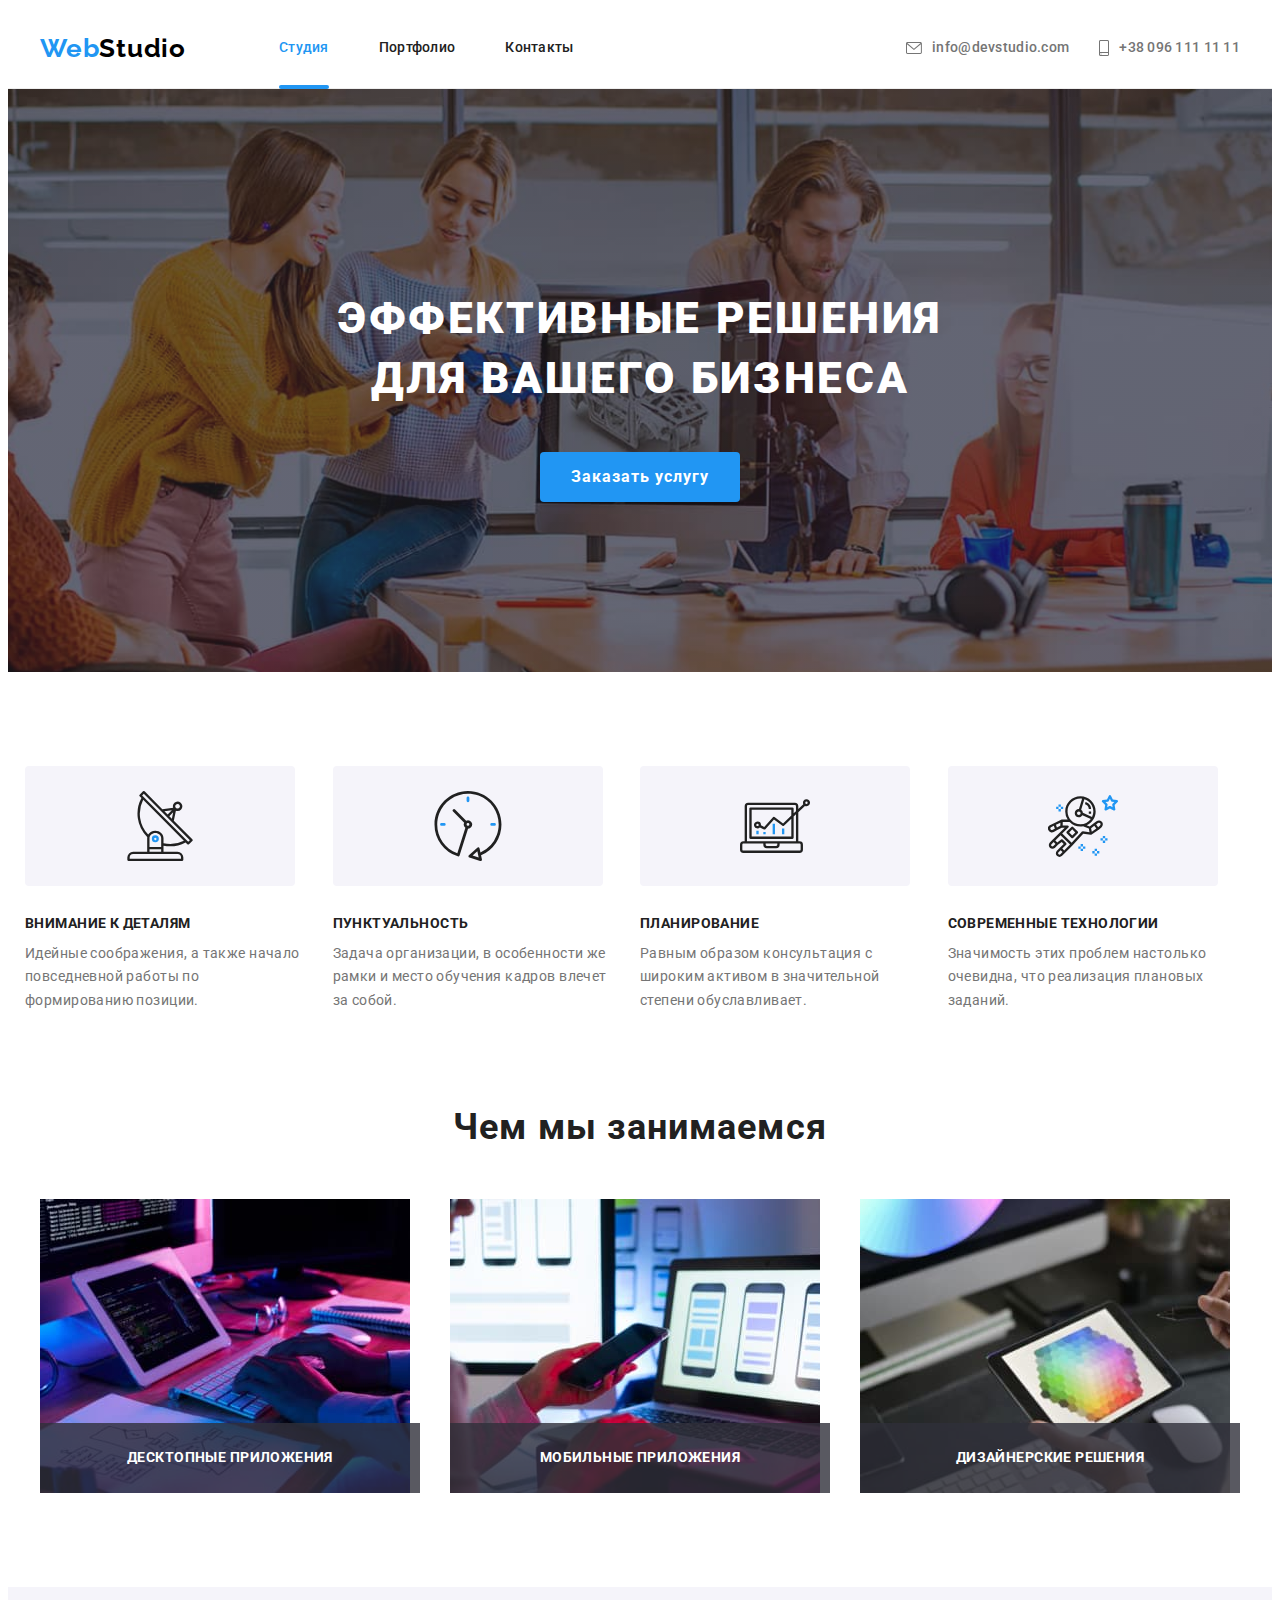
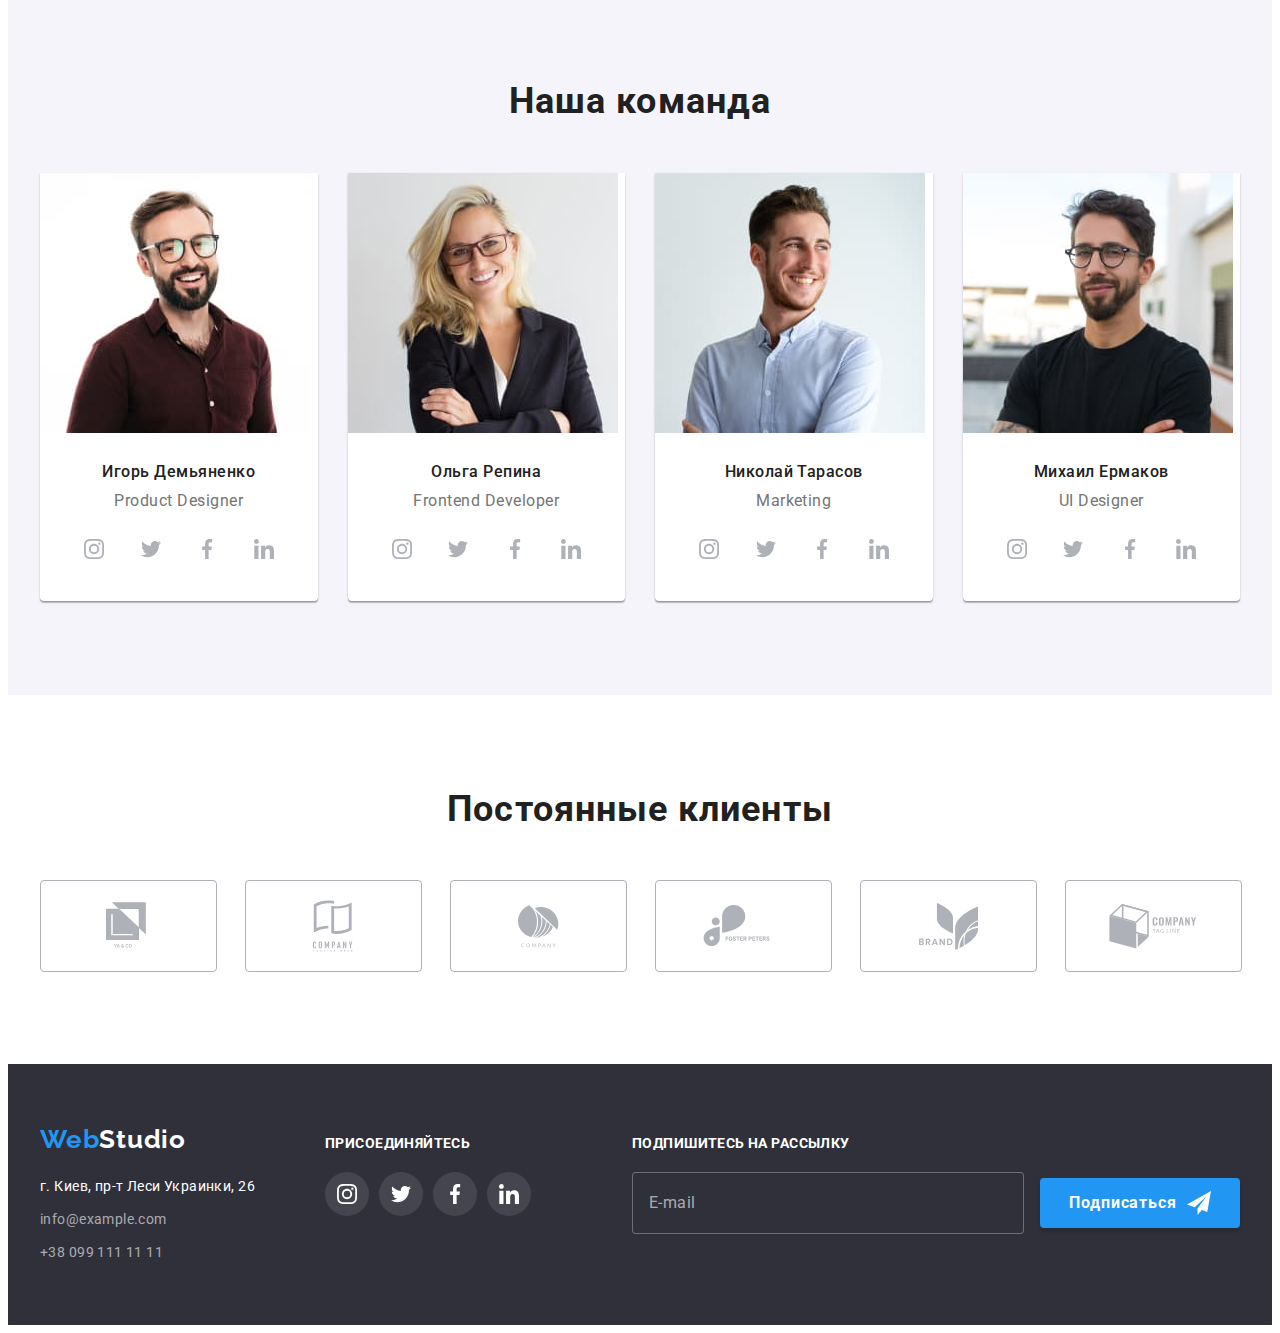
<file: index.html>
<!DOCTYPE html>
<html lang="ru">
<head>
    <meta charset="UTF-8">
    <meta http-equiv="X-UA-Compatible" content="IE=edge">
    <meta name="viewport" content="width=device-width, initial-scale=1.0">
    <title>Веб Студия</title>
    <link rel="stylesheet" href="https://cdnjs.cloudflare.com/ajax/libs/modern-normalize/1.0.0/modern-normalize.min.css"
        integrity="sha512-ISS7cAi1PEhQ8jnbJpJZMd29NlhNj4AWYyLOSp2CE/CsHxTCu+r+t0D2yoJudVrd0/8fTVPUVDzY5Tvli75u/g=="
        crossorigin="anonymous" />
    <link rel="preconnect" href="https://fonts.gstatic.com">
    <link href="https://fonts.googleapis.com/css2?family=Raleway:wght@700&family=Roboto:wght@400;500;700;900&display=swap"
        rel="stylesheet">
    <link rel="stylesheet" href="./css/styles.css">
</head>

<body>

<!-- Шапка! -->

    <header class="header">
        <div class="container">
            <nav class="site-nav">
                <a class="logo logo--light-theme link" href="#" target="_blank" rel="noopener noreferrer" lang="en"
                    aria-label="Web Studio">
                    <span class="logo__text">Web</span>Studio</a>
                <ul class="nav-menu list">
                    <li class="nav-menu__item">
                        <a class="nav-menu__link link  nav-menu__link--current" href="./index.html">Студия</a>
                    </li>
                    <li class="nav-menu__item">
                        <a class="nav-menu__link link" href="./portfolio.html">Портфолио</a>
                    </li>
                    <li class="nav-menu__item">
                        <a class="nav-menu__link link" href="#">Контакты</a>
                    </li>
                </ul>
            </nav>

            <ul class="contacts list">
                <li class="contacts__item">
                    <a class="contacts__link link" href="mailto:info@devstudio.com">
                        <svg class="contacts__icon" width="16" height="12">
                            <use href="./images/icons.svg#icon-envelope"></use>
                        </svg>
                        <span>info@devstudio.com</span>
                    </a>
                </li>
                <li class="contacts__item">
                    <a class="contacts__link link" href="tel:+380961111111">
                        <svg class="contacts__icon" width="10" height="16">
                            <use href="./images/icons.svg#icon-smartphone"></use>
                        </svg>
                        <span>+38 096 111 11 11</span>
                    </a>
                </li>
            </ul>
        </div>
    </header>


    <main>

        <!-- Герой!  -->

        <section class="hero">
            <div class="container">
                <div class="hero__wrapper">
                    <h1 class="hero__title">Эффективные решения для вашего бизнеса</h1>
                    <button class="button" type="button" data-modal-open>Заказать услугу</button>
                </div>
            </div>
        </section>


        <!-- Особенности! -->

        <section class="features section">
            <div class="container">
                <h2 class="visually-hidden">Наши Особенности</h2>
                <ul class="features list">
                    <li class="features__item">
                        <div class="features__thumb">
                            <svg width="70" height="70">
                                <use href="./images/icons.svg#icon-antenna"></use>
                            </svg>
                        </div>
                        <h3 class="features__title">Внимание к деталям</h3>
                        <p class="features__desc">Идейные соображения, а также начало повседневной работы по формированию позиции.</p>
                    </li>
                    <li class="features__item">
                        <div class="features__thumb">
                            <svg width="70" height="70">
                                <use href="./images/icons.svg#icon-clock"></use>
                            </svg>
                        </div>
                        <h3 class="features__title">Пунктуальность</h3>
                        <p class="features__desc">Задача организации, в особенности же рамки и место обучения кадров влечет за собой.</p>
                    </li>
                    <li class="features__item">
                        <div class="features__thumb">
                            <svg width="70" height="70">
                                <use href="./images/icons.svg#icon-diagram"></use>
                            </svg>
                        </div>
                        <h3 class="features__title">Планирование</h3>
                        <p class="features__desc">Равным образом консультация с широким активом в значительной степени обуславливает.</p>
                    </li>
                    <li class="features__item">
                        <div class="features__thumb">
                            <svg width="70" height="70">
                                <use href="./images/icons.svg#icon-astronaut"></use>
                            </svg>
                        </div>
                        <h3 class="features__title">Современные технологии</h3>
                        <p class="features__desc">Значимость этих проблем настолько очевидна, что реализация плановых заданий.</p>
                    </li>
                </ul>
            </div>
        </section>

        <!-- Галерея студии! -->

        <section class="services section">
            <div class="container">
                <h2 class="section-title">Чем мы занимаемся</h2>
                <ul class="gallery list">
                    <li class="gallery__item">
                        <div class="gallery__thumb">
                            <img 
                                class="gallery__img"
                                src="./images/main/main-studio/work-process-01.jpg" 
                                alt="Сотрудник пишет код"
                                width="370"
                                height="294">
                            <p class="gallery__overlay">Десктопные приложения</p>
                        </div>
                    </li>
                    <li class="gallery__item">
                        <div class="gallery__thumb">
                            <img 
                                class="gallery__img"
                                src="./images/main/main-studio/work-process-02.jpg" 
                                alt="Сотрудник адаптирует сайт под мобильные устройства" 
                                width="370"
                                height="294">
                            <p class="gallery__overlay">Мобильные приложения</p>
                        </div>
                    </li>
                    <li class="gallery__item">
                        <div class="gallery__thumb">
                            <img 
                                class="gallery__img"
                                src="./images/main/main-studio/work-process-03.jpg" 
                                alt="Дизайнер работает с палитрой" 
                                width="370"
                                height="294">
                            <p class="gallery__overlay">Дизайнерские решения</p>
                        </div>
                    </li>
                </ul>
            </div>
        </section>

        <!-- Сотрудники! -->

        <section class="employees section">
            <div class="container">
                <h2 class="section-title">Наша команда</h2>
                <ul class="team list">
                    <li class="team-member">
                        <img 
                            class="team-member__img"
                            src="./images/main/main-employees/employee-01.jpg" 
                            alt="Игорь Демьяненко"
                            width="270"
                            height="260">
                        <div class="team-member__wrapper">    
                            <h3 class="team-member__name">Игорь Демьяненко</h3>
                            <p class="team-member__position" lang="en">Product Designer</p>
                            <ul class="social list">
                                <li class="social__item">
                                    <a class="social__link" href="#" target="_blank" aria-label="Instagram">
                                        <svg class="social__icon" width="20" height="20">
                                            <use href="./images/icons.svg#icon-instagram"></use>
                                        </svg>
                                    </a>
                                </li>
                                <li class="social__item">
                                    <a class="social__link" href="#" target="_blank" aria-label="Twitter">
                                        <svg class="social__icon" width="20" height="20">
                                            <use href="./images/icons.svg#icon-twitter"></use>
                                        </svg>
                                    </a>
                                </li>
                                <li class="social__item">
                                    <a class="social__link" href="#" target="_blank" aria-label="Facebook">
                                        <svg class="social__icon" width="20" height="20">
                                            <use href="./images/icons.svg#icon-facebook"></use>
                                        </svg>
                                    </a>
                                </li>
                                <li class="social__item">
                                    <a class="social__link" href="#" target="_blank" aria-label="Linkedin">
                                        <svg class="social__icon" width="20" height="20">
                                            <use href="./images/icons.svg#icon-linkedin"></use>
                                        </svg>
                                    </a>
                                </li>
                            </ul>
                        </div>
                    </li>

                    <li class="team-member">
                        <img 
                            class="team-member__img"
                            src="./images/main/main-employees/employee-02.jpg" 
                            alt="Ольга Репина" 
                            width="270"
                            height="260">
                        <div class="team-member__wrapper">
                            <h3 class="team-member__name">Ольга Репина</h3>
                            <p class="team-member__position" lang="en">Frontend Developer</p>
                            <ul class="social list">
                                <li class="social__item">
                                    <a class="social__link" href="#" target="_blank" aria-label="Instagram">
                                        <svg class="social__icon" width="20" height="20">
                                            <use href="./images/icons.svg#icon-instagram"></use>
                                        </svg>
                                    </a>
                                </li>
                                <li class="social__item">
                                    <a class="social__link" href="#" target="_blank" aria-label="Twitter">
                                        <svg class="social__icon" width="20" height="20">
                                            <use href="./images/icons.svg#icon-twitter"></use>
                                        </svg>
                                    </a>
                                </li>
                                <li class="social__item">
                                    <a class="social__link" href="#" target="_blank" aria-label="Facebook">
                                        <svg class="social__icon" width="20" height="20">
                                            <use href="./images/icons.svg#icon-facebook"></use>
                                        </svg>
                                    </a>
                                </li>
                                <li class="social__item">
                                    <a class="social__link" href="#" target="_blank" aria-label="Linkedin">
                                        <svg class="social__icon" width="20" height="20">
                                            <use href="./images/icons.svg#icon-linkedin"></use>
                                        </svg>
                                    </a>
                                </li>
                            </ul>
                        </div>
                    </li>

                    <li class="team-member">
                        <img 
                            class="team-member__img"
                            src="./images/main/main-employees/employee-03.jpg" 
                            alt="Николай Тарасов" 
                            width="270"
                            height="260">
                        <div class="team-member__wrapper">
                            <h3 class="team-member__name">Николай Тарасов</h3>
                            <p class="team-member__position" lang="en">Marketing</p>
                            <ul class="social list">
                                <li class="social__item">
                                    <a class="social__link" href="#" target="_blank" aria-label="Instagram">
                                        <svg class="social__icon" width="20" height="20">
                                            <use href="./images/icons.svg#icon-instagram"></use>
                                        </svg>
                                    </a>
                                </li>
                                <li class="social__item">
                                    <a class="social__link" href="#" target="_blank" aria-label="Twitter">
                                        <svg class="social__icon" width="20" height="20">
                                            <use href="./images/icons.svg#icon-twitter"></use>
                                        </svg>
                                    </a>
                                </li>
                                <li class="social__item">
                                    <a class="social__link" href="#" target="_blank" aria-label="Facebook">
                                        <svg class="social__icon" width="20" height="20">
                                            <use href="./images/icons.svg#icon-facebook"></use>
                                        </svg>
                                    </a>
                                </li>
                                <li class="social__item">
                                    <a class="social__link" href="#" target="_blank" aria-label="Linkedin">
                                        <svg class="social__icon" width="20" height="20">
                                            <use href="./images/icons.svg#icon-linkedin"></use>
                                        </svg>
                                    </a>
                                </li>
                            </ul>
                        </div>
                    </li>

                    <li class="team-member">
                        <img 
                            class="team-member__img"
                            src="./images/main/main-employees/employee-04.jpg" 
                            alt="Михаил Ермаков" 
                            width="270"
                            height="260">
                        <div class="team-member__wrapper">
                            <h3 class="team-member__name">Михаил Ермаков</h3>
                            <p class="team-member__position" lang="en">UI Designer</p>
                            <ul class="social list">
                                <li class="social__item">
                                    <a class="social__link" href="#" target="_blank" aria-label="Instagram">
                                        <svg class="social__icon" width="20" height="20">
                                            <use href="./images/icons.svg#icon-instagram"></use>
                                        </svg>
                                    </a>
                                </li>
                                <li class="social__item">
                                    <a class="social__link" href="#" target="_blank" aria-label="Twitter">
                                        <svg class="social__icon" width="20" height="20">
                                            <use href="./images/icons.svg#icon-twitter"></use>
                                        </svg>
                                    </a>
                                </li>
                                <li class="social__item">
                                    <a class="social__link" href="#" target="_blank" aria-label="Facebook">
                                        <svg class="social__icon" width="20" height="20">
                                            <use href="./images/icons.svg#icon-facebook"></use>
                                        </svg>
                                    </a>
                                </li>
                                <li class="social__item">
                                    <a class="social__link" href="#" target="_blank" aria-label="Linkedin">
                                        <svg class="social__icon" width="20" height="20">
                                            <use href="./images/icons.svg#icon-linkedin"></use>
                                        </svg>
                                    </a>
                                </li>
                            </ul>
                        </div>
                    </li>
                </ul>
            </div>
        </section>


        <!-- Клиенты! -->

        <section class="clients section">
            <div class="container">
                <h2 class="section-title">Постоянные клиенты</h2>
                <ul class="regular-clients list">
                    <li class="regular-clients__item">           
                        <a class="regular-clients__link link" href="#" target="_blank" lang="en" aria-label="ya-and-co">
                            <svg class="regular-clients__icon" width="44" height="49">
                                <use href="./images/icons.svg#icon-clients-logo-1"></use>
                            </svg>
                        </a>
                    </li>
                    <li class="regular-clients__item">
                        <a class="regular-clients__link link" href="#" target="_blank" lang="en" aria-label="company-tagline-here">
                            <svg class="regular-clients__icon" width="40" height="52">
                                <use href="./images/icons.svg#icon-clients-logo-2"></use>
                            </svg>
                        </a>
                    </li>
                    <li class="regular-clients__item">
                        <a class="regular-clients__link link" href="#" target="_blank" lang="en" aria-label="company">
                            <svg class="regular-clients__icon" width="41" height="43">
                                <use href="./images/icons.svg#icon-clients-logo-3"></use>
                            </svg>
                        </a>
                    </li>
                    <li class="regular-clients__item">
                        <a class="regular-clients__link link" href="#" target="_blank" lang="en" aria-label="foster-peters">
                            <svg class="regular-clients__icon" width="80" height="42">
                                <use href="./images/icons.svg#icon-clients-logo-4"></use>
                            </svg>
                        </a>
                    </li>
                    <li class="regular-clients__item">
                        <a class="regular-clients__link link" href="#" target="_blank" lang="en" aria-label="brand">
                            <svg class="regular-clients__icon" width="59" height="47">
                                <use href="./images/icons.svg#icon-clients-logo-5"></use>
                            </svg>
                        </a>
                    </li>
                    <li class="regular-clients__item">
                        <a class="regular-clients__link link" href="#" target="_blank" lang="en" aria-label="company-tagline">
                            <svg class="regular-clients__icon" width="88" height="45">
                                <use href="./images/icons.svg#icon-clients-logo-6"></use>
                            </svg>
                        </a>
                    </li>
                </ul>
            </div>
        </section>
    </main>


    <!-- Подвал! -->

    <footer class="footer">
        <div class="container--flex container">
            <div class="address__box">
                <a 
                    class="logo logo--dark-theme link"
                    href="#"
                    target="_blank"
                    rel="noopener noreferrer"
                    lang="en"
                    aria-label="Web Studio">
                    <span class="logo__text">Web</span>Studio
                </a>

                <address class="address-info address">
                    <p class="address-info__physical-address">г. Киев, пр-т Леси Украинки, 26</p>
                    <ul class="address-info__contacts list">
                        <li class="address-info__item">
                            <a class="address-info__link link" href="mailto:info@example.com">info@example.com</a>
                        </li>
                        <li class="address-info__item">
                            <a class="address-info__link link" href="tel:+380991111111">+38 099 111 11 11</a>
                        </li>
                    </ul>
                </address>
            </div>

            <div class="appeal__box">
                <p class="appeal__invitation">Присоединяйтесь</p>
                <ul class="social list">
                    <li class="social__item">
                        <a class="social__link social--dark-theme" href="#" target="_blank" aria-label="Instagram">
                            <svg class="social__icon" width="20" height="20">
                                <use href="./images/icons.svg#icon-instagram"></use>
                            </svg>
                        </a>
                    </li>
                    <li class="social__item">
                        <a class="social__link social--dark-theme" href="#" target="_blank" aria-label="Twitter">
                            <svg class="social__icon" width="20" height="20">
                                <use href="./images/icons.svg#icon-twitter"></use>
                            </svg>
                        </a>
                    </li>
                    <li class="social__item">
                        <a class="social__link social--dark-theme" href="#" target="_blank" aria-label="Facebook">
                            <svg class="social__icon" width="20" height="20">
                                <use href="./images/icons.svg#icon-facebook"></use>
                            </svg>
                        </a>
                    </li>
                    <li class="social__item">
                        <a class="social__link social--dark-theme" href="#" target="_blank" aria-label="Linkedin">
                            <svg class="social__icon" width="20" height="20">
                                <use href="./images/icons.svg#icon-linkedin"></use>
                            </svg>
                        </a>
                    </li>
                </ul>
            </div>

            <div class="subscription__box">
                <p class="subscription__appeal">Подпишитесь на рассылку</p>
                <form class="subscription-form" name="subscription-form">
                    <label>
                        <input class="subscription-form__input" type="email" name="email" placeholder="E-mail">
                    </label>
                    <button class="button button--icon" type="submit">
                        <span>Подписаться</span>
                        <svg class="subscription-form__button-icon" width="24" height="24">
                            <use href="./images/icons.svg#icon-send"></use>
                        </svg>
                    </button>
                </form>
            </div>
    </footer>

    <div class="backdrop is-hidden" data-modal>
        <div class="modal">
            <button class="modal__close-button" type="button" data-modal-close>
                <svg class="modal__close-icon" width="18" height="18">
                    <use href="./images/icons.svg#icon-close"></use>
                </svg>
            </button>
            <p class="modal__appeal">Оставьте свои данные, мы вам перезвоним</p>
            <form class="contacts-form" name="contacts-form">
                <label class="contacts-form__field">  
                    <span class="contacts-form__label">Имя</span>    
                    <span class="contacts-form__wrapper">         
                        <input class="contacts-form__input" type="text" name="name" required>
                        <svg  class="contacts-form__icon" width="18" height="18">
                            <use href="./images/icons.svg#icon-person-black"></use>
                        </svg>
                    </span> 
                </label>
                <label class="contacts-form__field">
                    <span class="contacts-form__label">Телефон</span>
                    <span class="contacts-form__wrapper">   
                        <input class="contacts-form__input" type="tel" name="tel" required pattern="(0-9){3}-(0-9){3}-(0-9){2}-(0-9){2}" title="099-111-11-11">
                        <svg  class="contacts-form__icon" width="18" height="18">
                            <use href="./images/icons.svg#icon-phone-black"></use>
                        </svg>
                    </span>
                </label>
                <label class="contacts-form__field">
                    <span class="contacts-form__label">Почта</span>
                    <span class="contacts-form__wrapper">   
                        <input class="contacts-form__input" type="email" name="email">
                        <svg  class="contacts-form__icon" width="18" height="18">
                            <use href="./images/icons.svg#icon-email-black"></use>
                        </svg>
                    </span>
                </label>
                <label class="contacts-form__field contacts-form__comment">
                    <span class="contacts-form__label">Комментарий</span>
                    <textarea class="contacts-form__input contacts-form__input-comment" name="comment" placeholder="Введите текст"></textarea>
                </label>
                <input id="user-agreement" class="contacts-form__terms-checkbox visually-hidden" type="checkbox" name="user-agreement">
                <label for="user-agreement" class="contacts-form__terms-label">Соглашаюсь с рассылкой и принимаю&nbsp;<a class="contacts-form__terms-link" href="#" target="_blank" rel="noopener noreferrer">Условия договора</a></label>
                <button class="button button--centered" type="submit">
                    <span>Отправить</span>
                </button>
            </form>

        </div>
    </div>

    <script src="./js/modal.js"></script>
</body>

</html>
</file>
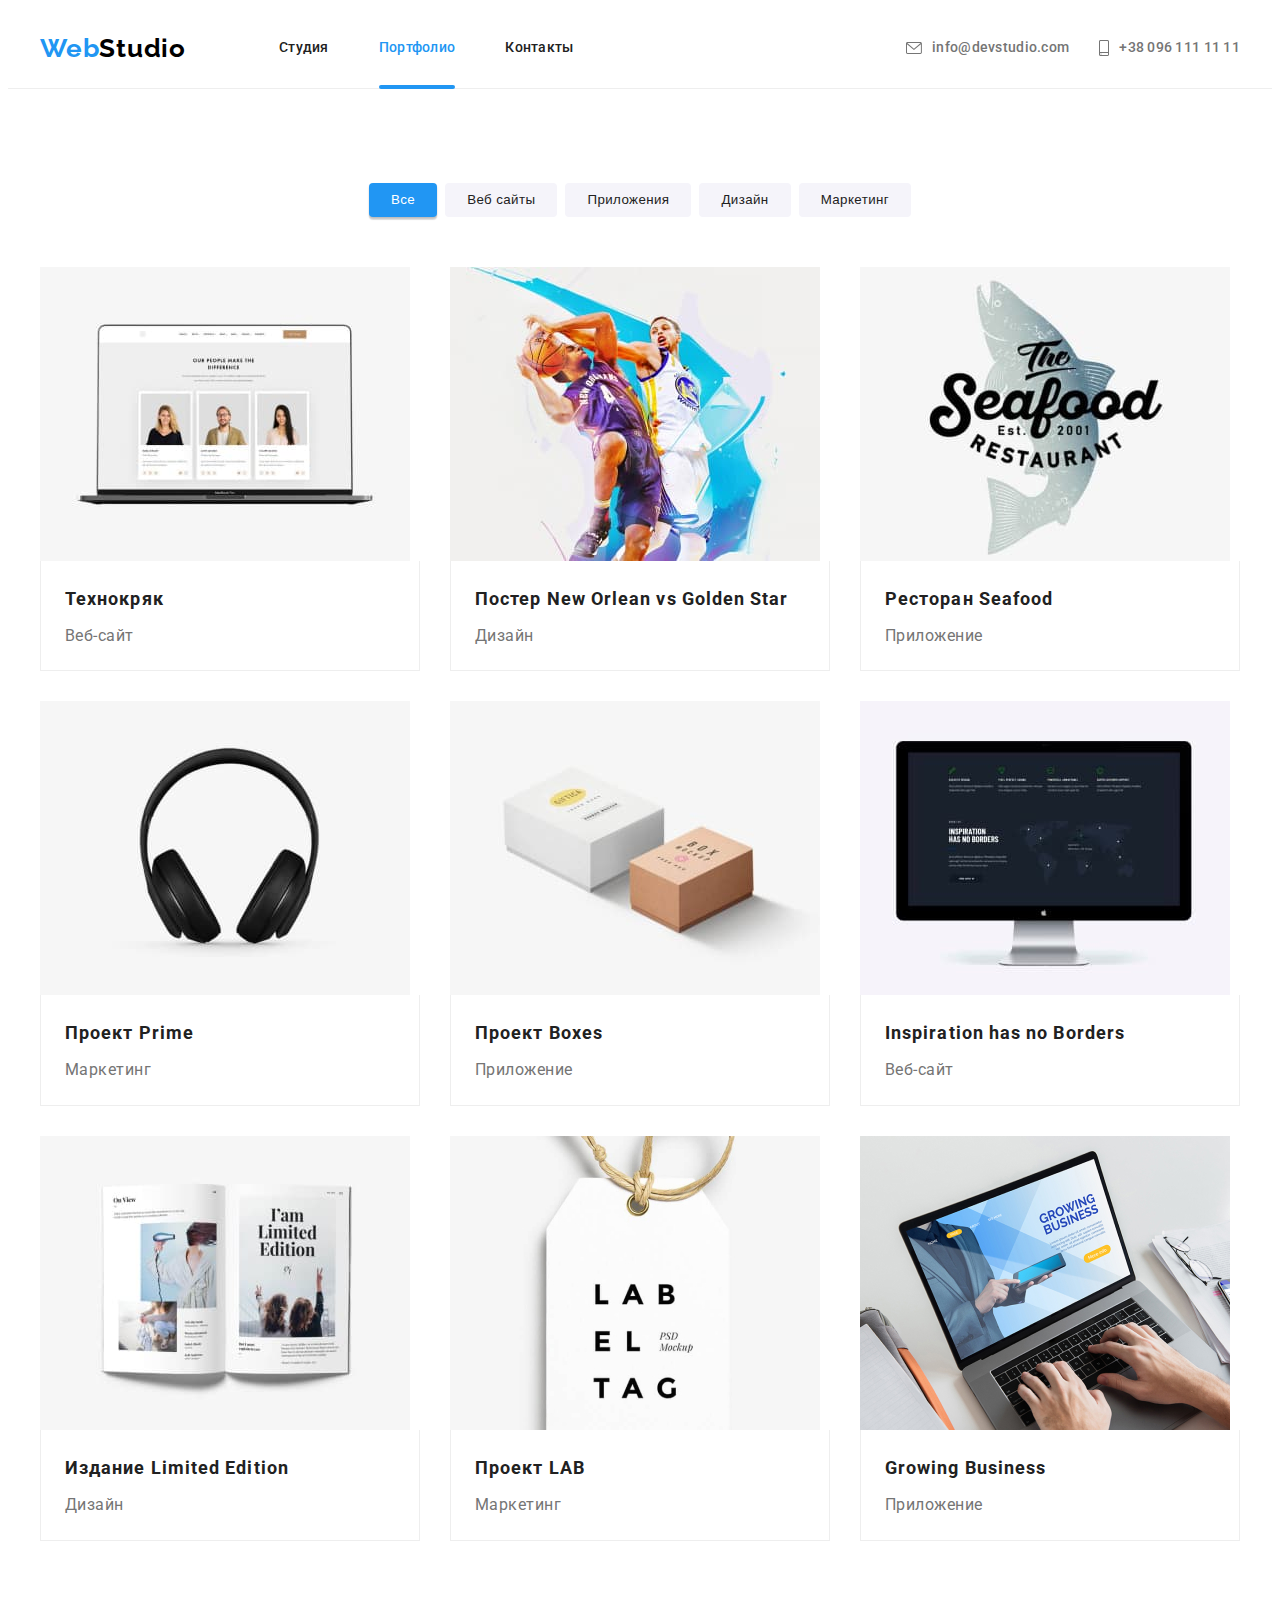
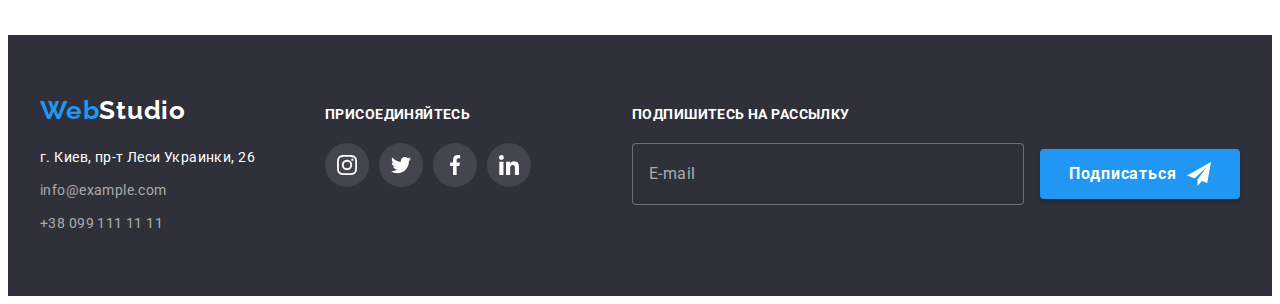
<file: portfolio.html>
<!DOCTYPE html>
<html lang="ru">
<head>
    <meta charset="UTF-8">
    <meta http-equiv="X-UA-Compatible" content="IE=edge">
    <meta name="viewport" content="width=device-width, initial-scale=1.0">
    <title>Портфолио</title>
    <link rel="stylesheet" href="https://cdnjs.cloudflare.com/ajax/libs/modern-normalize/1.0.0/modern-normalize.min.css"
        integrity="sha512-ISS7cAi1PEhQ8jnbJpJZMd29NlhNj4AWYyLOSp2CE/CsHxTCu+r+t0D2yoJudVrd0/8fTVPUVDzY5Tvli75u/g=="
        crossorigin="anonymous" />
    <link rel="preconnect" href="https://fonts.gstatic.com">
    <link href="https://fonts.googleapis.com/css2?family=Raleway:wght@700&family=Roboto:wght@400;500;700;900&display=swap"
        rel="stylesheet">
    <link rel="stylesheet" href="./css/styles.css">
</head>


<body>

    <!-- Шапка! -->

    <header class="header">
        <div class="container">
            <nav class="site-nav">
                <a class="logo logo--light-theme link" href="#" target="_blank" rel="noopener noreferrer" lang="en"
                    aria-label="Web Studio">
                    <span class="logo__text">Web</span>Studio</a>
                <ul class="nav-menu list">
                    <li class="nav-menu__item">
                        <a class="nav-menu__link link" href="./index.html">Студия</a>
                    </li>
                    <li class="nav-menu__item">
                        <a class="nav-menu__link link  nav-menu__link--current" href="./portfolio.html">Портфолио</a>
                    </li>
                    <li class="nav-menu__item">
                        <a class="nav-menu__link link" href="#">Контакты</a>
                    </li>
                </ul>
            </nav>

            <ul class="contacts list">
                <li class="contacts__item">
                    <a class="contacts__link link" href="mailto:info@devstudio.com">
                        <svg class="contacts__icon" width="16" height="12">
                            <use href="./images/icons.svg#icon-envelope"></use>
                        </svg>
                        <span>info@devstudio.com</span>
                    </a>
                </li>
                <li class="contacts__item">
                    <a class="contacts__link link" href="tel:+380961111111">
                        <svg class="contacts__icon" width="10" height="16">
                            <use href="./images/icons.svg#icon-smartphone"></use>
                        </svg>
                        <span>+38 096 111 11 11</span>
                    </a>
                </li>
            </ul>
        </div>
    </header>

    <main>

        <!-- Портфолио -->

        <section class="portfolio section">
            <h1 class="visually-hidden">Портфолио</h1>
                <div class="container">
                    <ul class="projects-filter list">
                        <li class="projects-filter__option">
                            <button class="projects-filter__button active-button btn" type="button">Все</button>
                        </li>
                        <li class="projects-filter__option">
                            <button class="projects-filter__button btn" type="button">Веб сайты</button>
                        </li>
                        <li class="projects-filter__option">
                            <button class="projects-filter__button btn" type="button">Приложения</button>
                        </li>
                        <li class="projects-filter__option">
                            <button class="projects-filter__button btn" type="button">Дизайн</button>
                        </li>
                        <li class="projects-filter__option">
                            <button class="projects-filter__button btn" type="button">Маркетинг</button>
                    </ul>

                    <ul class="projects list">
                        <li class="project">
                            <a class="project__link link" href="#">
                                <div class="project__thumb">
                                    <img 
                                        class="project__img"
                                        src="./images/portfolio/work-sample-01.jpg" 
                                        alt="Главная страница веб-сайта Технокряк" 
                                        width="370" 
                                        height="294">
                                    <p class="project__overlay">Технокряк это современная площадка распространения коронавируса. Компании используют эту платформу для цифрового
                                    шпионажа и атак на защищённые сервера конкурентов.</p>
                                </div>
                                <div class="project__wrapper">
                                    <h2 class="project__title">Технокряк</h2>
                                    <p class="project__type">Веб-сайт</p>
                                </div>
                            </a>
                        </li>
                        <li class="project">
                            <a class="project__link link" href="#">
                                <div class="project__thumb">
                                    <img 
                                        class="project__img"
                                        src="./images/portfolio/work-sample-02.jpg" 
                                        alt="Постер New Orlean vs Golden Star" 
                                        width="370" 
                                        height="294">
                                    <p class="project__overlay">Технокряк это современная площадка распространения коронавируса. Компании используют эту платформу для цифрового
                                    шпионажа и атак на защищённые сервера конкурентов.</p>
                                </div>
                                <div class="project__wrapper">
                                    <h2 class="project__title">Постер <span lang="en">New Orlean vs Golden Star</span></h2>
                                    <p class="project__type">Дизайн</p>
                                </div>
                            </a>
                        </li>
                        <li class="project">
                            <a class="project__link link" href="#">
                                <div class="project__thumb">
                                    <img 
                                        class="project__img"
                                        src="./images/portfolio/work-sample-03.jpg" 
                                        alt="Иконка приложения ресторана Seafood" 
                                        width="370" 
                                        height="294">
                                    <p class="project__overlay">Технокряк это современная площадка распространения коронавируса. Компании используют эту платформу для цифрового
                                    шпионажа и атак на защищённые сервера конкурентов.</p>
                                </div>
                                <div class="project__wrapper">
                                    <h2 class="project__title">Ресторан <span lang="en">Seafood</span></h2>
                                    <p class="project__type">Приложение</p>
                                </div>
                            </a>
                        </li>
                        <li class="project">
                            <a class="project__link link" href="#">
                                <div class="project__thumb">
                                    <img 
                                        class="project__img"
                                        src="./images/portfolio/work-sample-04.jpg" 
                                        alt="Логотип маркетинг проекта Prime" 
                                        width="370" 
                                        height="294">
                                    <p class="project__overlay">Технокряк это современная площадка распространения коронавируса. Компании используют эту платформу для цифрового
                                    шпионажа и атак на защищённые сервера конкурентов.</p>
                                </div>
                                <div class="project__wrapper">
                                    <h2 class="project__title">Проект <span lang="en">Prime</span></h2>
                                    <p class="project__type">Маркетинг</p>
                                </div>
                            </a>
                        </li>
                        <li class="project">
                            <a class="project__link link" href="#">
                                <div class="project__thumb">
                                    <img 
                                        class="project__img" 
                                        src="./images/portfolio/work-sample-05.jpg" 
                                        alt="Логотип проекта Boxes" 
                                        width="370" 
                                        height="294">
                                    <p class="project__overlay">Технокряк это современная площадка распространения коронавируса. Компании используют эту платформу для цифрового
                                    шпионажа и атак на защищённые сервера конкурентов.</p>
                                </div>
                                <div class="project__wrapper">
                                    <h2 class="project__title">Проект <span lang="en">Boxes</span></h2>
                                    <p class="project__type">Приложение</p>
                                </div>
                            </a>
                        </li>
                        <li class="project">
                            <a class="project__link link" href="#">
                                <div class="project__thumb">
                                    <img 
                                        class="project__img"
                                        src="./images/portfolio/work-sample-06.jpg" 
                                        alt="Главная страница веб-сайта Inspiration has no Borders" 
                                        width="370" 
                                        height="294">
                                    <p class="project__overlay">Технокряк это современная площадка распространения коронавируса. Компании используют эту платформу для цифрового
                                    шпионажа и атак на защищённые сервера конкурентов.</p>
                                </div>
                                <div class="project__wrapper">
                                    <h2 class="project__title" lang="en">Inspiration has no Borders</h2>
                                    <p class="project__type">Веб-сайт</p>
                                </div>
                            </a>
                        </li>
                        <li class="project">
                            <a class="project__link link" href="#">
                                <div class="project__thumb">
                                    <img 
                                        class="project__img"
                                        src="./images/portfolio/work-sample-07.jpg" 
                                        alt="Разворот издания Limited Edition" 
                                        width="370" 
                                        height="294">
                                    <p class="project__overlay">Технокряк это современная площадка распространения коронавируса. Компании используют эту платформу для цифрового
                                    шпионажа и атак на защищённые сервера конкурентов.</p>
                                </div>
                                <div class="project__wrapper">
                                    <h2 class="project__title">Издание <span lang="en">Limited Edition</span></h2>
                                    <p class="project__type">Дизайн</p>
                                </div>
                            </a>
                        </li>
                        <li class="project">
                            <a class="project__link link" href="#">
                                <div class="project__thumb">
                                    <img 
                                        class="project__img"
                                        src="./images/portfolio/work-sample-08.jpg" 
                                        alt="Логотип маркетинг проекта LAB" 
                                        width="370" 
                                        height="294">
                                    <p class="project__overlay">Технокряк это современная площадка распространения коронавируса. Компании используют эту платформу для цифрового
                                    шпионажа и атак на защищённые сервера конкурентов.</p>
                                </div>
                                <div class="project__wrapper">
                                    <h2 class="project__title">Проект <span lang="en">LAB</span></h2>
                                    <p class="project__type">Маркетинг</p>
                                </div>
                            </a>
                        </li>
                        <li class="project">
                            <a class="project__link link" href="#">
                                <div class="project__thumb">
                                    <img 
                                        class="project__img"
                                        src="./images/portfolio/work-sample-09.jpg" 
                                        alt="Главная страница приложения Growing Business" 
                                        width="370" 
                                        height="294">
                                    <p class="project__overlay">Технокряк это современная площадка распространения коронавируса. Компании используют эту платформу для цифрового
                                    шпионажа и атак на защищённые сервера конкурентов.</p>
                                </div>
                                <div class="project__wrapper">
                                    <h2 class="project__title" lang="en">Growing Business</h2>
                                    <p class="project__type">Приложение</p>
                                </div>
                            </a>
                        </li>
                    </ul>
            </div>
        </section>  
    </main>
        
    <!-- Подвал! -->

    <footer class="footer">
        <div class="container--flex container">
            <div class="address__box">
                <a 
                    class="logo logo--dark-theme link"
                    href="#"
                    target="_blank"
                    rel="noopener noreferrer"
                    lang="en"
                    aria-label="Web Studio">
                    <span class="logo__text">Web</span>Studio
                </a>

                <address class="address-info address">
                    <p class="address-info__physical-address">г. Киев, пр-т Леси Украинки, 26</p>
                    <ul class="address-info__contacts list">
                        <li class="address-info__item">
                            <a class="address-info__link link" href="mailto:info@example.com">info@example.com</a>
                        </li>
                        <li class="address-info__item">
                            <a class="address-info__link link" href="tel:+380991111111">+38 099 111 11 11</a>
                        </li>
                    </ul>
                </address>
            </div>

            <div class="appeal__box">
                <p class="appeal__invitation">Присоединяйтесь</p>
                <ul class="social list">
                    <li class="social__item">
                        <a class="social__link social--dark-theme" href="#" target="_blank" aria-label="Instagram">
                            <svg class="social__icon" width="20" height="20">
                                <use href="./images/icons.svg#icon-instagram"></use>
                            </svg>
                        </a>
                    </li>
                    <li class="social__item">
                        <a class="social__link social--dark-theme" href="#" target="_blank" aria-label="Twitter">
                            <svg class="social__icon" width="20" height="20">
                                <use href="./images/icons.svg#icon-twitter"></use>
                            </svg>
                        </a>
                    </li>
                    <li class="social__item">
                        <a class="social__link social--dark-theme" href="#" target="_blank" aria-label="Facebook">
                            <svg class="social__icon" width="20" height="20">
                                <use href="./images/icons.svg#icon-facebook"></use>
                            </svg>
                        </a>
                    </li>
                    <li class="social__item">
                        <a class="social__link social--dark-theme" href="#" target="_blank" aria-label="Linkedin">
                            <svg class="social__icon" width="20" height="20">
                                <use href="./images/icons.svg#icon-linkedin"></use>
                            </svg>
                        </a>
                    </li>
                </ul>
            </div>

            <div class="subscription__box">
                <p class="subscription__appeal">Подпишитесь на рассылку</p>
                <form class="subscription-form" name="subscription-form">
                    <label>
                        <input class="subscription-form__input" type="email" name="email" placeholder="E-mail">
                    </label>
                    <button class="button button--icon" type="submit">
                        <span>Подписаться</span>
                        <svg class="subscription-form__button-icon" width="24" height="24">
                            <use href="./images/icons.svg#icon-send"></use>
                        </svg>
                    </button>
                </form>
            </div>
    </footer>
</body>
</html>
</file>
<file: css/styles.css>
/* основной шрифт  "Roboto", sans-serif */
/* вторичный шрифт  "Raleway", sans-serif */
/* цвет основного текста #757575 */
/* вторичный цвет текста   #212121 */
/* основной цвет фона  #fff */
/* вторичный цвет фона  #f5f4fa */
/* цвет шрифта на темном фоне */
/* фон подвала 2F303A */
/* акцент #18A0FB */
/* верхний и нижний внутренний отступ секций: 94px */

:root {
  --main-font: "Roboto", sans-serif;
  --secondary-font: "Raleway", sans-serif;
  --primary-text-color: #757575;
  --secondary-text-color: #212121;
  --dark-theme-text-color: #fff;
  --logo-color: #000;
  --primary-background-color: #fff;
  --secondary-background-color: #f5f4fa;
  --footer-background: #2f303a;
  --accent-color: #2196f3;
  --section-padding-top-and-bottom: 94px;
}

body {
  font-family: var(--main-font);
  color: var(--primary-text-color);
}

h1,
h2,
h3,
h4,
h5,
h6,
p {
  margin: 0;
}

ol,
ul {
  margin: 0;
  padding: 0;
}

img {
  display: block;
  max-width: 100%;
  height: auto;
}

.list {
  list-style: none;
}

.link {
  text-decoration: none;
}

.address {
  font-style: normal;
}

.visually-hidden {
  position: absolute !important;
  clip: rect(1px 1px 1px 1px); /* IE6, IE7 */
  clip: rect(1px, 1px, 1px, 1px);
  padding: 0 !important;
  border: 0 !important;
  height: 1px !important;
  width: 1px !important;
  overflow: hidden;
}

/* =============COMPONENTS!!!=============== */

.container {
  width: 1200px;
  margin-left: auto;
  margin-right: auto;
  padding-left: 15px;
  padding-right: 15px;
}

.section {
  padding-top: var(--section-padding-top-and-bottom);
  padding-bottom: var(--section-padding-top-and-bottom);
  background-color: var(--primary-background-color);
}

.section-title {
  margin-bottom: 50px;
  font-weight: 700;
  font-size: 36px;
  line-height: 1.16;
  letter-spacing: 0.03em;
  text-align: center;
  color: var(--secondary-text-color);
}

/* button */
.button {
  padding: 10px;
  border-radius: 4px;
  min-width: 200px;
  font-family: inherit;
  font-weight: 700;
  font-size: 16px;
  line-height: 1.87;
  letter-spacing: 0.06em;
  color: var(--dark-theme-text-color);
  background-color: var(--accent-color);
  box-shadow: 0px 4px 4px rgba(0, 0, 0, 0.15);
  border: none;
  cursor: pointer;
}

/* logo */
.logo {
  padding-top: 24px;
  padding-bottom: 24px;
  font-family: var(--secondary-font);
  font-weight: 700;
  font-size: 26px;
  line-height: 1.19;
  letter-spacing: 0.03em;
  color: #000;
}

.logo.logo--dark-theme {
  display: block;
  padding-top: 0px;
  padding-bottom: 0px;
  margin-bottom: 20px;
  color: var(--dark-theme-text-color);
}

.logo__text {
  color: var(--accent-color);
}
/* logo end */

/* social */
.social__item {
  width: 44px;
  height: 44px;
}

.social__link {
  display: flex;
  justify-content: center;
  align-items: center;
  width: 100%;
  height: 100%;
  border-radius: 50%;
  color: #afb1b8;
  transition: color 250ms cubic-bezier(0.4, 0, 0.2, 1),
    background-color 250ms cubic-bezier(0.4, 0, 0.2, 1);
}

.social__icon {
  fill: currentColor;
}
/* social end */

/* ==============HEADER!!!=============== */
.header {
  background-color: var(--primary-background-color);
  border-bottom: 1px solid #eee;
}

.header > .container {
  display: flex;
  align-items: center;
}

.site-nav {
  display: flex;
  align-items: center;
}

.nav-menu {
  display: flex;
  margin-left: 93px;
}

.nav-menu__item:not(:first-child) {
  margin-left: 50px;
}

.nav-menu__link {
  display: block;
  padding-top: 32px;
  padding-bottom: 32px;
  font-weight: 500;
  font-size: 14px;
  line-height: 1.14;
  letter-spacing: 0.02em;
  color: var(--secondary-text-color);
  transition: color 250ms cubic-bezier(0.4, 0, 0.2, 1);
}

.nav-menu__link--current {
  position: relative;
  color: var(--accent-color);
}

.nav-menu__link--current::after {
  position: absolute;
  left: 0;
  bottom: 0;
  transform: translateY(1px);
  height: 4px;
  width: 100%;
  content: "";
  background-color: var(--accent-color);
  border-radius: 2px;
}

.contacts {
  display: flex;
  margin-left: auto;
  align-items: center;
}

.contacts__icon {
  margin-right: 10px;
  fill: currentColor;
}

.contacts__link {
  display: flex;
  align-items: center;
  padding-top: 32px;
  padding-bottom: 32px;
  font-weight: 500;
  font-size: 14px;
  line-height: 1.14;
  letter-spacing: 0.02em;
  color: var(--primary-text-color);
  transition: color 250ms cubic-bezier(0.4, 0, 0.2, 1);
}

.contacts__item:not(:first-child) {
  margin-left: 30px;
}

.nav-menu__link:hover,
.nav-menu__link:focus,
.contacts__link:hover,
.contacts__link:focus {
  color: var(--accent-color);
}
/* ===============HEADER END!!!=================== */

/* ===============HERO!!!======================= */
.hero {
  padding-top: 200px;
  padding-bottom: 200px;
  max-width: 1600px;
  margin-left: auto;
  margin-right: auto;
  background-color: #c4c4c4;
  background-image: linear-gradient(
      to right,
      rgba(47, 48, 58, 0.4),
      rgba(47, 48, 58, 0.4)
    ),
    url("../images/main/hero-background.jpg");
  background-position: center;
  background-size: cover;
  background-repeat: no-repeat;
}

.hero__wrapper {
  max-width: 696px;
  margin-left: auto;
  margin-right: auto;
  text-align: center;
}

.hero__title {
  margin-bottom: 43px;
  font-weight: 900;
  font-size: 44px;
  line-height: 1.36;
  letter-spacing: 0.06em;
  text-transform: uppercase;
  color: var(--dark-theme-text-color);
}

/* ===============HERO END!!!======================= */

/* ===============FEATURES SECTION!!!================ */
.features.section {
  padding-bottom: 47px;
}

.features {
  display: flex;
  margin-left: -30px;
  margin-top: -30px;
}

.features__item {
  margin-left: 30px;
  margin-top: 30px;
  flex-basis: calc(100% / 4 - 30px);
}

.features__thumb {
  display: flex;
  justify-content: center;
  align-items: center;
  width: 270px;
  height: 120px;
  margin-bottom: 30px;
  background-color: rgba(245, 244, 250, 1);
  border-radius: 4px;
  text-align: center;
}

.features__title {
  margin-bottom: 10px;
  font-weight: 700;
  font-size: 14px;
  line-height: 1.14;
  letter-spacing: 0.03em;
  text-transform: uppercase;
  color: var(--secondary-text-color);
}

.features__desc {
  font-size: 14px;
  line-height: 1.71;
  letter-spacing: 0.03em;
}

/* ===============FEATURES SECTION END!!!================ */

/* ===============GALLERY SECTION!!!====================== */
.services.section {
  padding-top: 47px;
}

.gallery {
  display: flex;
  flex-wrap: wrap;
  margin-left: -30px;
  margin-top: -30px;
}

.gallery__item {
  margin-left: 30px;
  margin-top: 30px;
  flex-basis: calc(100% / 3 - 30px);
}

.gallery__thumb {
  position: relative;
}

.gallery__overlay {
  position: absolute;
  left: 0;
  bottom: 0;
  width: 100%;
  min-height: 70px;
  display: flex;
  justify-content: center;
  align-items: center;
  overflow: hidden;
  font-family: var(--main-font);
  font-weight: 700;
  font-size: 14px;
  line-height: 1.1;
  letter-spacing: 0.03em;
  text-transform: uppercase;
  color: var(--dark-theme-text-color);
  background-color: rgba(47, 48, 58, 0.8);
}
/* ===============GALLERY SECTION END!!!====================== */

/* ===============EMPLOYEES SECTION!!!============================== */
.employees.section {
  background-color: var(--secondary-background-color);
}

.team {
  display: flex;
  flex-wrap: wrap;
  margin-left: -30px;
  margin-top: -30px;
}

.team-member {
  margin-left: 30px;
  margin-top: 30px;
  flex-basis: calc(100% / 4 - 30px);
  background-color: var(--primary-background-color);
  border-bottom-right-radius: 4px;
  border-bottom-left-radius: 4px;
  box-shadow: 0px 1px 3px rgba(0, 0, 0, 0.12), 0px 1px 1px rgba(0, 0, 0, 0.14),
    0px 2px 1px rgba(0, 0, 0, 0.2);
}

.team-member__wrapper {
  padding: 30px 32px;
}

.team-member__name {
  margin-bottom: 10px;
  text-align: center;
  font-weight: 500;
  font-size: 16px;
  line-height: 1.18;
  letter-spacing: 0.03em;
  color: var(--secondary-text-color);
}

.team-member__position {
  margin-bottom: 16px;
  text-align: center;
  line-height: 1.18;
  letter-spacing: 0.03em;
  color: var(--primary-text-color);
}

.social {
  display: flex;
  justify-content: space-between;
}

.social__link:hover,
.social__link:focus {
  background-color: var(--accent-color);
  color: #fff;
}
/* ===============EMPLOYEES SECTION END!!!============================== */

/* ===============CLIENTS!!!================================= */
.regular-clients {
  display: flex;
  flex-wrap: wrap;
  margin-top: -30px;
  margin-left: -30px;
}

.regular-clients__item {
  margin-left: 30px;
  margin-top: 30px;
  flex-basis: calc(100% / 6 - 30px);
  height: 90px;
  color: #afb1b8;
}

.regular-clients__link {
  display: flex;
  justify-content: center;
  align-items: center;
  width: 100%;
  height: 100%;
  border: 1px solid rgba(175, 177, 184, 1);
  border-radius: 4px;
  color: #afb1b8;
  transition: color 250ms cubic-bezier(0.4, 0, 0.2, 1),
    border 250ms cubic-bezier(0.4, 0, 0.2, 1);
}

.regular-clients__icon {
  fill: currentColor;
  text-align: center;
}

.regular-clients__link:hover,
.regular-clients__link:focus {
  color: var(--accent-color);
  border: 1px solid var(--accent-color);
}
/* ===============FOOTER!!!=================================== */
.footer {
  padding-top: 60px;
  padding-bottom: 60px;
  background-color: #2f303a;
}

.container--flex {
  display: flex;
  align-items: baseline;
}

.address-info__physical-address {
  margin-bottom: 9px;
  font-size: 14px;
  line-height: 1.71;
  letter-spacing: 0.03em;
  color: var(--dark-theme-text-color);
}

.address-info__link {
  font-size: 14px;
  line-height: 1.71;
  letter-spacing: 0.03em;
  color: rgba(255, 255, 255, 0.6);
  transition: color 250ms cubic-bezier(0.4, 0, 0.2, 1);
}

.address-info__link:hover,
.address-info__link:focus {
  color: var(--accent-color);
}

.address-info__item:not(:last-child) {
  margin-bottom: 9px;
}

.appeal__invitation {
  display: block;
  margin-bottom: 20px;
  font-family: var(--main-font);
  font-size: 14px;
  font-weight: 700;
  line-height: 1.14;
  letter-spacing: 0.03em;
  text-transform: uppercase;
  color: var(--dark-theme-text-color);
}

.appeal__box {
  margin-left: 70px;
}

.appeal__box .social__item:not(:first-child) {
  margin-left: 10px;
}

.social--dark-theme {
  background-color: rgba(255, 255, 255, 0.1);
  color: #fff;
  transition: background-color 250ms cubic-bezier(0.4, 0, 0.2, 1);
}

.social--dark-theme:hover,
.social--dark-theme:focus {
  background-color: var(--accent-color);
}

.subscription__box {
  margin-left: auto;
} 

.subscription__appeal {
  margin-bottom: 20px;
  font-family: var(--main-font);
  font-size: 14px;
  font-weight: 700;
  line-height: 1.14;
  letter-spacing: 0.03em;
  text-transform: uppercase;
  color: var(--dark-theme-text-color);
}

.button--icon {
  display: inline-flex;
  justify-content: center;
  align-items: center;
  margin-left: 12px;
}

.subscription-form__input {
  padding: 5px 16px;
  width: 358px;
  height: 50px;
  font-family: inherit;
  color: #fff;
  background-color: var(--footer-background);
  border: 1px solid rgba(255, 255, 255, 0.3);
  border-radius: 4px;
}

.subscription-form__input::placeholder {
font-family: var(--main-font);
font-size: 16px;
line-height: 1.25;
letter-spacing: 0.03em;
color: rgba(255, 255, 255, 0.6);
}

.subscription-form__button-icon {
  margin-left: 10px;
}

/* ===============FOOTER END!!!=================================== */

/* ===============PORTFOLIO!!!================ */

.portfolio {
  padding-top: var(--section-padding-top-and-bottom);
  padding-bottom: var(--section-padding-top-and-bottom);
  background-color: var(--primary-background-color);
}

.projects-filter {
  display: flex;
  justify-content: center;
  margin-bottom: 50px;
}

.projects-filter__option:not(:first-child) {
  margin-left: 8px;
}

.projects-filter__button {
  padding: 6px 22px;
  border-radius: 4px;
  font-weight: 500;
  line-height: 1.62;
  letter-spacing: 0.03em;
  background-color: #f5f4fa;
  color: var(--secondary-text-color);
  border: none;
  transition: color 250ms cubic-bezier(0.4, 0, 0.2, 1),
    box-shadow 250ms cubic-bezier(0.4, 0, 0.2, 1),
    background-color 250ms cubic-bezier(0.4, 0, 0.2, 1);
}

.projects-filter__button:hover,
.projects-filter__button:focus {
  box-shadow: 0px 3px 1px rgba(0, 0, 0, 0.1), 0px 1px 2px rgba(0, 0, 0, 0.08),
    0px 2px 2px rgba(0, 0, 0, 0.12);
  background-color: var(--accent-color);
  color: var(--dark-theme-text-color);
}

.active-button {
  background-color: var(--accent-color);
  color: var(--primary-background-color);
  box-shadow: 0px 3px 1px rgba(0, 0, 0, 0.1), 0px 1px 2px rgba(0, 0, 0, 0.08),
    0px 2px 2px rgba(0, 0, 0, 0.12);
}

.projects {
  display: flex;
  flex-wrap: wrap;
  margin-left: -30px;
  margin-top: -30px;
}

.project {
  margin-left: 30px;
  margin-top: 30px;
  flex-basis: calc(100% / 3 - 30px);
}

.project__link {
  display: block;
  transition: box-shadow 250ms cubic-bezier(0.4, 0, 0.2, 1);
}

.project__link:hover,
.project__link:focus {
  box-shadow: 0px 1px 1px rgba(0, 0, 0, 0.12), 0px 4px 4px rgba(0, 0, 0, 0.06),
    1px 4px 6px rgba(0, 0, 0, 0.16);
}

.project__thumb {
  position: relative;
  overflow: hidden;
}

.project__overlay {
  position: absolute;
  top: 0;
  left: 0;
  transform: translateY(100%);
  opacity: 0;
  width: 100%;
  height: 100%;
  padding: 63px 24px;
  font-family: var(--main-font);
  font-size: 18px;
  line-height: 1.5;
  letter-spacing: 0.03em;
  overflow: hidden;
  color: var(--dark-theme-text-color);
  background: rgba(33, 150, 243, 0.9);
  transition: transform 250ms cubic-bezier(0.4, 0, 0.2, 1), opacity 250ms linear;
}

.project__link:hover .project__overlay,
.project__link:focus .project__overlay {
  transform: translateY(0);
  opacity: 1;
}

.project__wrapper {
  padding: 20px 24px;
  border: 1px solid #eee;
  border-top: none;
}

.project__title {
  margin-bottom: 4px;
  font-weight: 700;
  font-size: 18px;
  line-height: 2;
  letter-spacing: 0.06em;
  color: var(--secondary-text-color);
}

.project__type {
  line-height: 1.87;
  letter-spacing: 0.03em;
  color: var(--primary-text-color);
}

/* ==================PORTFOLIO END!!!======================= */

/* modal */
.backdrop {
  position: fixed;
  top: 0;
  left: 0;
  opacity: 1;
  width: 100vw;
  height: 100vh;
  background-color: rgba(0, 0, 0, 0.2);
  transition: opacity 250ms cubic-bezier(0.4, 0, 0.2, 1);
}

.backdrop.is-hidden {
  opacity: 0;
  visibility: hidden;
  pointer-events: none;
  transition: opacity 250ms cubic-bezier(0.4, 0, 0.2, 1),
    visibility 250ms cubic-bezier(0.4, 0, 0.2, 1);
}

.backdrop.is-hidden > .modal {
  transform: translate(-50%, -50%) scale(0.8);
}

.modal {
  position: absolute;
  top: 50%;
  left: 50%;
  transform: translate(-50%, -50%) scale(1);
  padding: 40px;
  width: 528px;
  height: 581px;
  overflow: hidden;
  background-color: var(--primary-background-color);
  transition: transform 250ms cubic-bezier(0.4, 0, 0.2, 1);
}

.modal__close-button {
  position: absolute;
  top: 8px;
  right: 8px;
  display: inline-flex;
  justify-content: center;
  align-items: center;
  padding: 0;
  width: 30px;
  height: 30px;
  background-color: var(--primary-background-color);
  color: #000;
  border: 1px solid rgba(0, 0, 0, 0.1);
  border-radius: 50%;
  cursor: pointer;
}

.modal__close-icon {
  fill:currentColor;
  transition: color 250ms cubic-bezier(0.4, 0, 0.2, 1);
}

.modal__close-button:hover > .modal__close-icon,
.modal__close-button:focus > .modal__close-icon {
  color: var(--accent-color);
}

.modal__appeal {
  margin-bottom: 12px;
  font-family: var(--main-font);
  font-size: 20px;
  font-weight: 700;
  line-height: 1.15;
  text-align: center;
  letter-spacing: 0.03em;
  color: var(--secondary-text-color);
}

.contacts-form {
  display: flex;
  flex-direction: column;
  overflow: auto;
  padding-bottom: 4px;
}

.contacts-form__field {
  margin-bottom: 10px;
}
.contacts-form__wrapper {
  position: relative;
  display: block;
}

.contacts-form__label {
  display: block;
  margin-bottom: 4px;
  font-family: var(--main-font);
  font-size: 12px;
  line-height: 1.16;
  letter-spacing: 0.01em;
  color: var(--primary-text-color);
}

.contacts-form__input {
  padding: 5px 10px 5px 42px;
  width: 100%;
  height: 40px;
  border: 1px solid rgba(33, 33, 33, 0.2);
  border-radius: 4px;
  font-family: inherit;
  color: var(--secondary-text-color);
  transition: border-color 250ms cubic-bezier(0.4, 0, 0.2, 1);
}

.contacts-form__icon {
  position: absolute;
  top: 50%;
  left: 12px;
  transform: translateY(-50%);
  transition: fill 250ms cubic-bezier(0.4, 0, 0.2, 1);
}

.contacts-form__input:focus + .contacts-form__icon {
  fill: var(--accent-color);
}

.contacts-form__field.contacts-form__comment {
  margin-bottom: 20px;
}

.contacts-form__input.contacts-form__input-comment {
  padding: 12px 16px;
  height: 120px;
  resize: none;
}

.contacts-form__input:focus {
  border-color: var(--accent-color);
  outline: none;
}

.contacts-form__input.contacts-form__input-comment::placeholder {
  font-family: var(--main-font);
  font-size: 12px;
  line-height: 1.16;
  letter-spacing: 0.01em;
  color: rgba(117, 117, 117, 0.5);
}

.button--centered {
  align-self: center;
}

.contacts-form__terms-label {
  display: flex;
  justify-content: center;
  align-items: center;
  margin-bottom: 30px;
  font-family: var(--main-font);
  font-size: 14px;
  line-height: 1.71;
  letter-spacing: 0.03em;
  color: #757575;
}

.contacts-form__terms-label::before {
  content: "";
  display: block;
  margin-right: 7px;
  width: 16px;
  height: 15px;
  border: 2px solid var(--secondary-text-color);
  border-radius: 2px;
  cursor: pointer;
  transition: background-color 250ms cubic-bezier(0.4, 0, 0.2, 1), background-image 250ms cubic-bezier(0.4, 0, 0.2, 1), outline 250ms cubic-bezier(0.4, 0, 0.2, 1);
}

.contacts-form__terms-link {
  color: var(--accent-color);
}

.contacts-form__terms-checkbox:checked + .contacts-form__terms-label::before {
  background-image: url(../images/icon-check.svg);
  background-repeat: no-repeat;
  background-position: center;
  background-size: contain;
  background-color: var(--accent-color);
  border: none;
}

.contacts-form__terms-checkbox:focus + .contacts-form__terms-label::before {
  outline: 2px solid #000;
}
</file>
